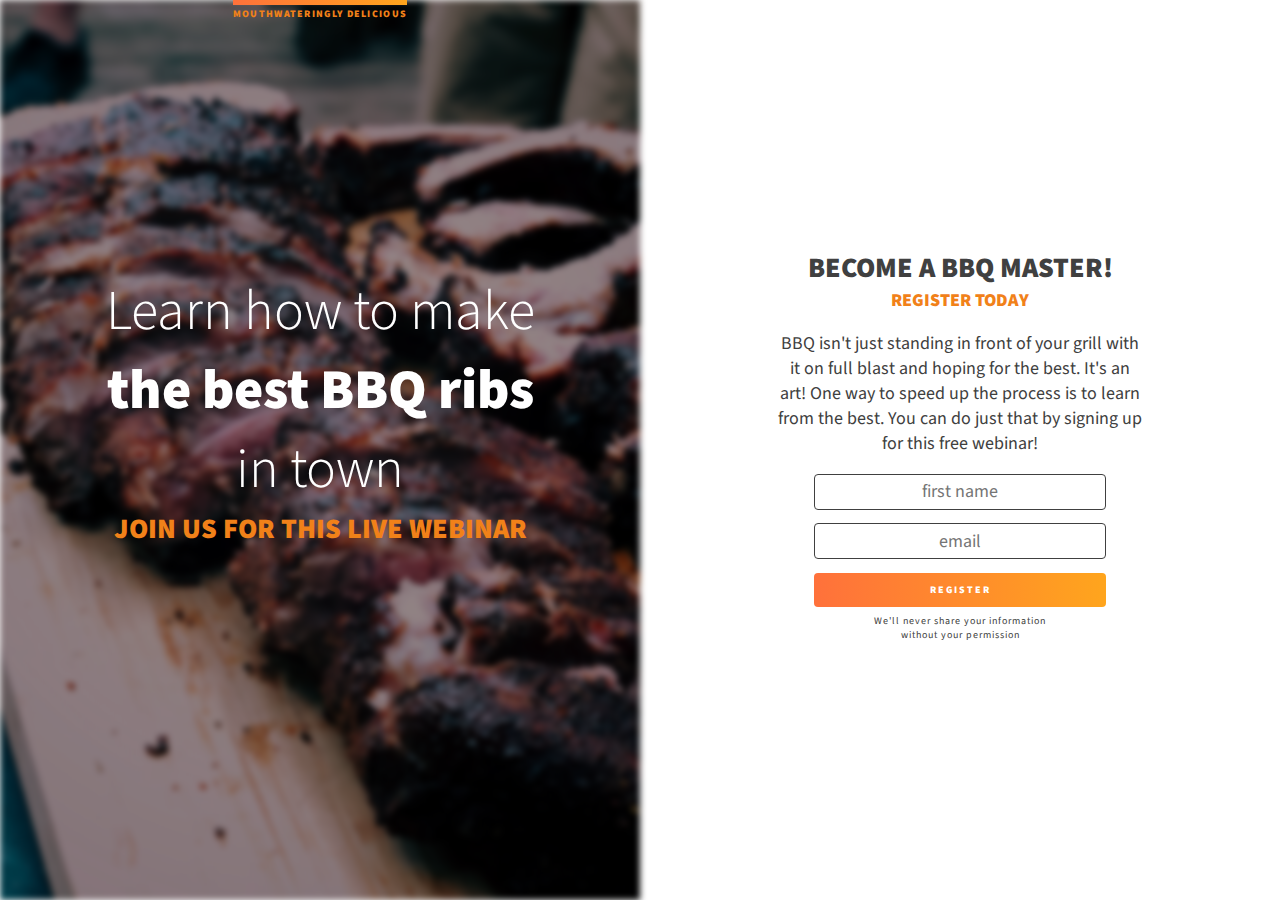
<file: bbq_splash_style/index.html>
<!DOCTYPE html>
<html lang="en">
<head>
  <meta charset="UTF-8">
  <meta http-equiv="X-UA-Compatible" content="IE=edge">
  <meta name="viewport" content="width=device-width, initial-scale=1.0">
  <meta name="author" content="Tristan Graaff">
  <link rel="preconnect" href="https://fonts.gstatic.com">
  <link href="https://fonts.googleapis.com/css2?family=Source+Sans+Pro:wght@300;400;900&display=swap" rel="stylesheet">
  <link rel="stylesheet" href="styles.css">
  <title>BBQ</title>
</head>
<body>
  <div class="intro">
    <div class="bg-image"></div>
    <div class="intro-content">
      <h1>Learn how to make <br> <strong>the best BBQ ribs</strong> <br> in town</h1>
      <p>Join us for this live webinar</p>
      <p class="top-text">Mouthwateringly delicious</p>
    </div>
  </div>
  <div class="main-content">
    <h2>Become a BBQ master! </h2>
    <p>Register Today</p>
    <p>BBQ isn't just standing in front of your grill with it on full blast and hoping for the best. It's an art! 
      One way to speed up the process is to learn from the best. You can do just that by signing up for this free 
      webinar!</p>
    <form class= "email-collector" action="#" method="post">
      <input aria-label="first name" type="text" placeholder="first name" required>
      <br>
      <input aria-label="email" type="email" placeholder="email" required>
      <br>
      <button class="btn btn-primary" type="submit">Register</button>
    </form>
    <p class="disclaimer-text">We'll never share your information without your permission</p>
  </div>
</body>
</html>
</file>
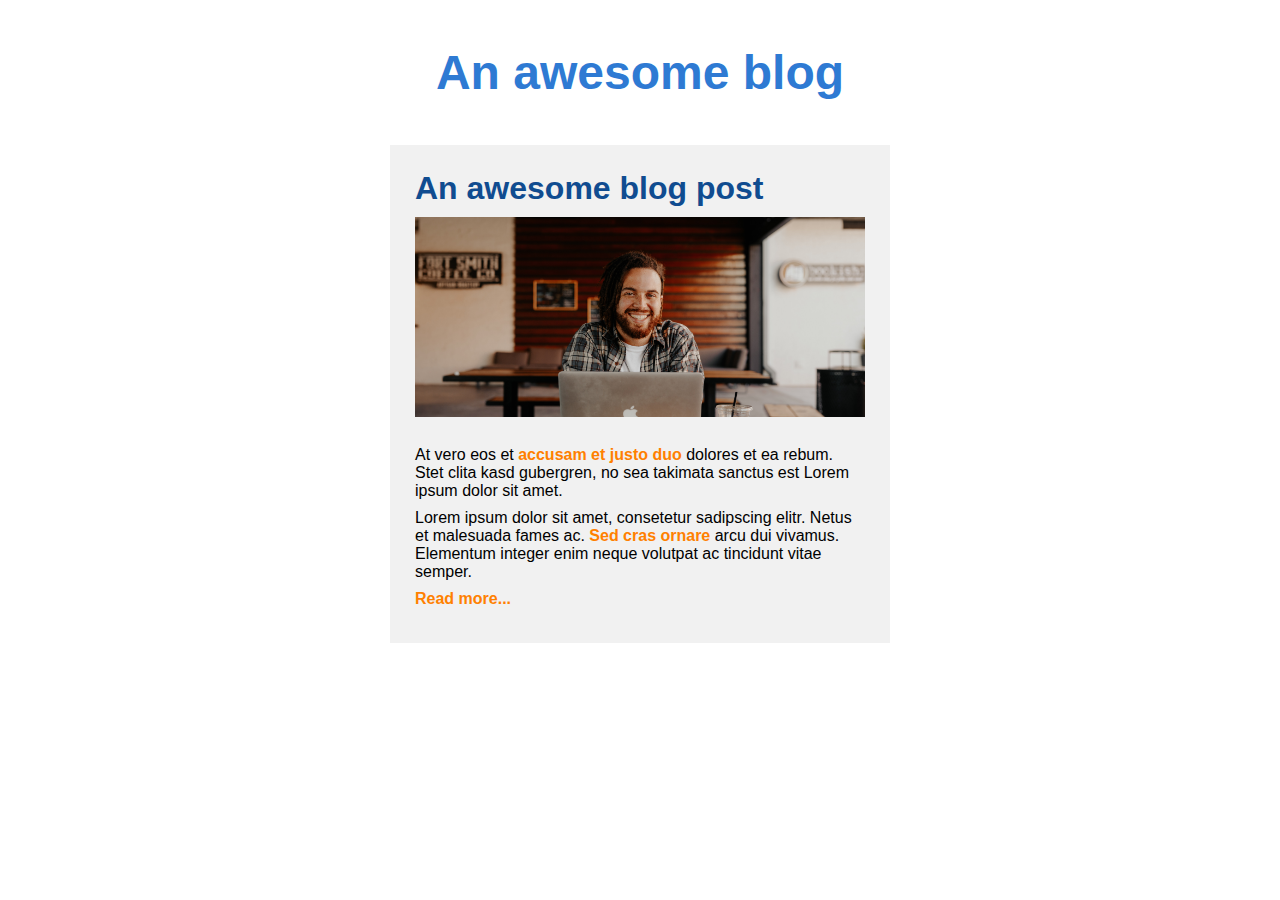
<file: css_fundamentals/index.html>
<!DOCTYPE html>
<html lang="en">
<head>
  <meta charset="UTF-8">
  <meta http-equiv="X-UA-Compatible" content="IE=edge">
  <meta name="viewport" content="width=device-width, initial-scale=1.0">
  <link rel="stylesheet" href="index.css">
  <title>Blog</title>
</head>
<body>
  <h1>An awesome blog</h1>
  <div class="blog">
    <h2>An awesome blog post</h2>
    <img src="brooke-cagle-ICTKcvnXx_8-unsplash.jpg" alt="A random practise image">
    <p>At vero eos et <a href="#">accusam et justo duo</a> dolores et ea rebum. Stet clita kasd gubergren, 
    no sea takimata sanctus est Lorem ipsum dolor sit amet.</p>
    <p>Lorem ipsum dolor sit amet, consetetur sadipscing elitr. Netus et malesuada fames ac.
    <a href="#">Sed cras ornare</a> arcu dui vivamus. Elementum integer enim neque volutpat ac tincidunt vitae semper.</p>
    <p class="read-more"><a href="#">Read more...</a></p>
  </div> 
</body>
</html>
</file>
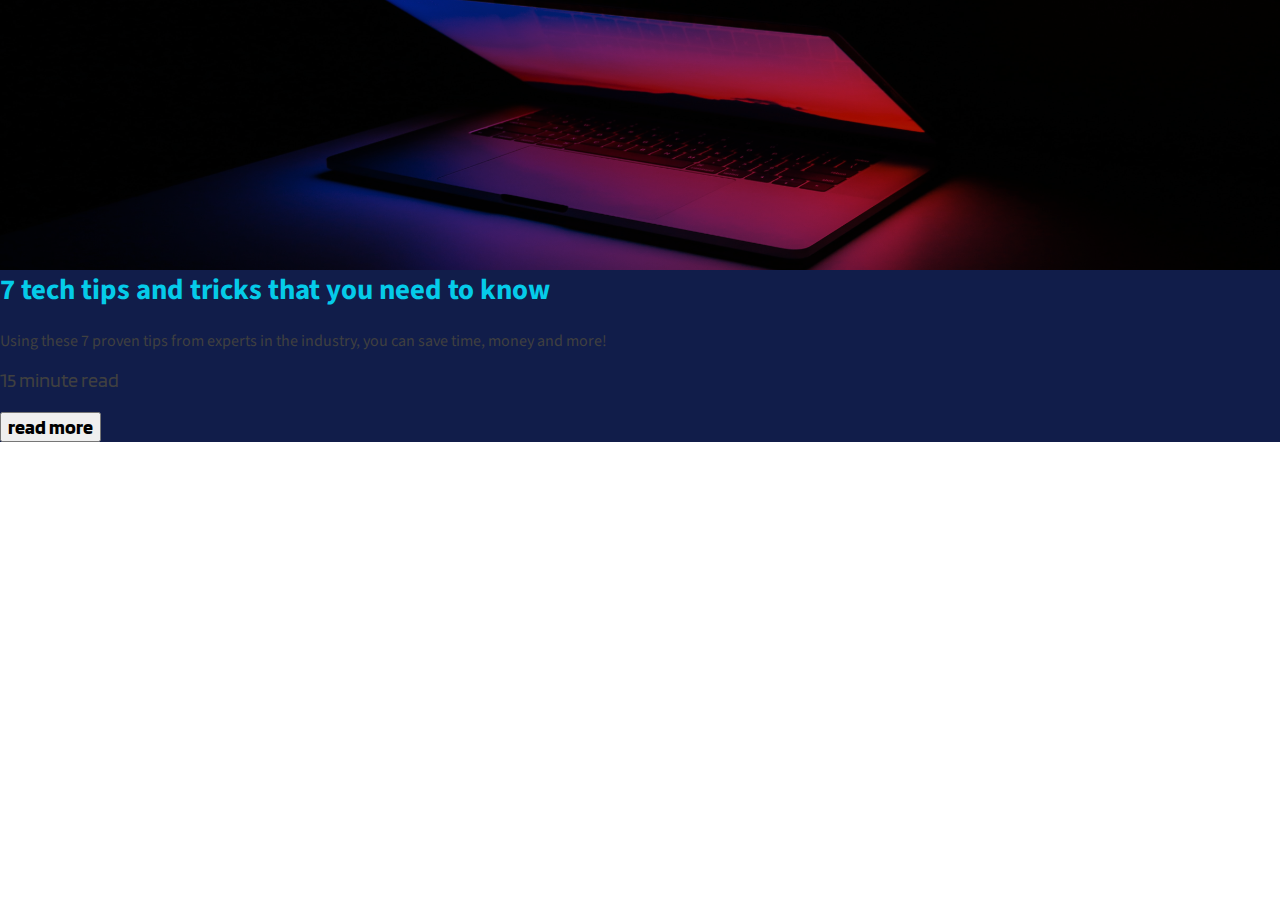
<file: flexbox_next_level/index.html>
<!DOCTYPE html>
<html lang="en">
<head>
  <meta charset="UTF-8">
  <meta http-equiv="X-UA-Compatible" content="IE=edge">
  <meta name="viewport" content="width=device-width, initial-scale=1.0">
  <meta name="author" content="Tristan Graaff"/>
  <link rel="preconnect" href="https://fonts.gstatic.com">
  <link href="https://fonts.googleapis.com/css2?family=Blinker:wght@400;700&family=Source+Sans+Pro:wght@400;700&display=swap" rel="stylesheet">
  <link rel="stylesheet" href="styles.css"/>
  <title>7 Tech Tips</title>
</head>
<body>
  <div class="bg-image"></div>
  <main class="main-content">
    <h1 class="title">7 tech tips and tricks that you need to know</h1>
    <p class="title-explanation">Using these 7 proven tips from experts in the industry, you can save time, money and more!</p>
    <p class="read-info">15 minute read</p>
    <button class="btn">read more</button>
  </main>
</body>
</html>
</file>
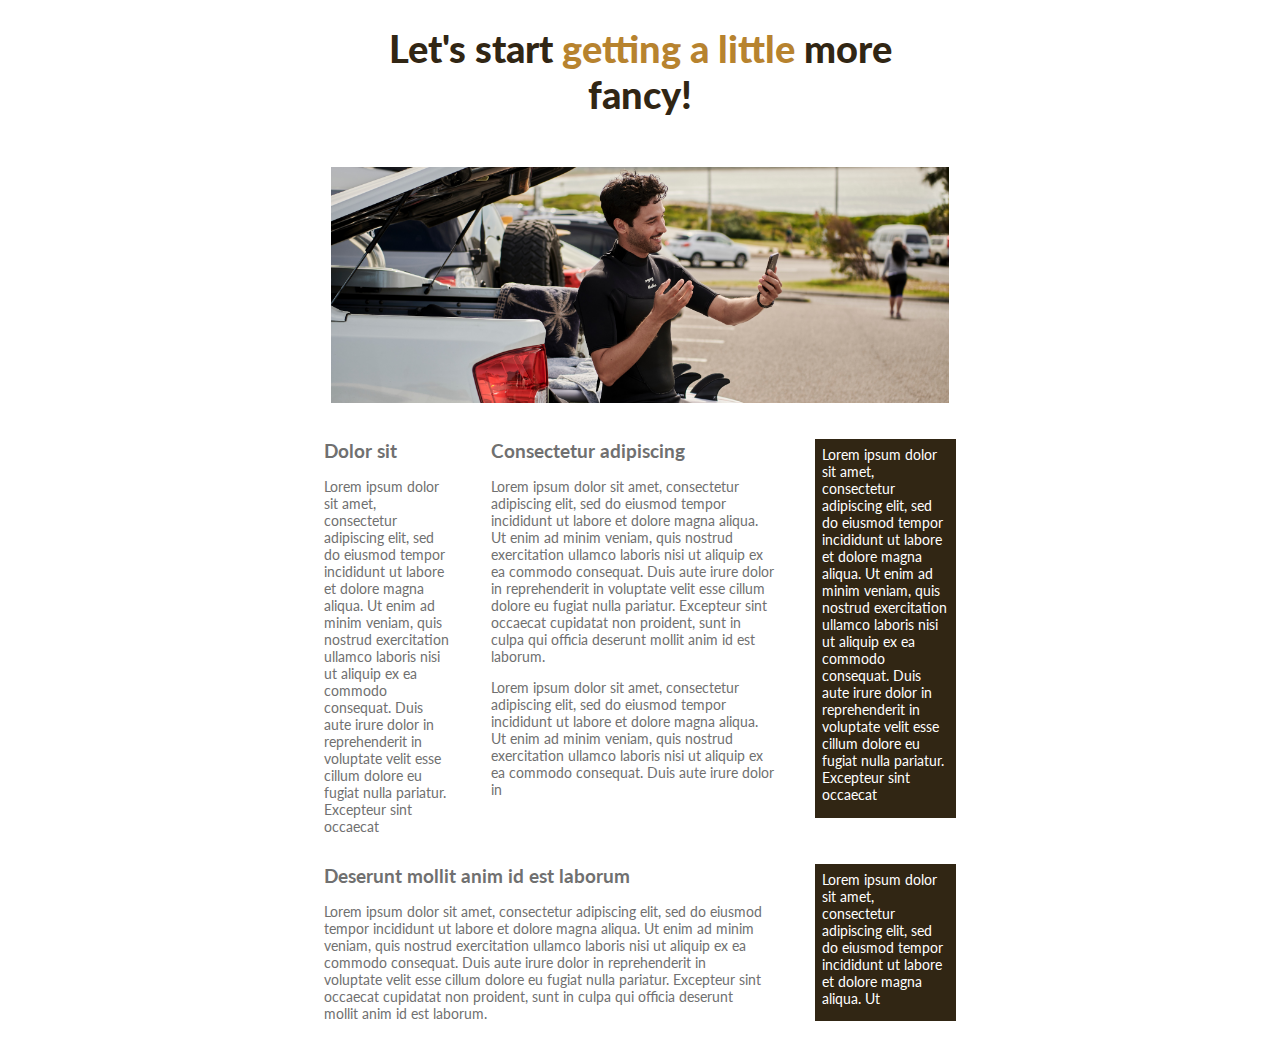
<file: flexbox_refresher/index.html>
<!DOCTYPE html>
<html lang="en">
<head>
  <meta charset="UTF-8">
  <meta http-equiv="X-UA-Compatible" content="IE=edge">
  <meta name="viewport" content="width=device-width, initial-scale=1.0">
  <link rel="preconnect" href="https://fonts.gstatic.com">
  <link href="https://fonts.googleapis.com/css2?family=Lato:wght@400;700;900&display=swap" rel="stylesheet">
  <link rel="stylesheet" href="index.css">
  <title>Flexbox refresher</title>
</head>
<body>
  <div class="container">
    <div class="h1-container">
      <h1>Let's start <span>getting a little</span> more fancy!</h1>
    </div>
    <img src="docusign-e4lD50CCekA-unsplash.jpg" alt="Some guy">
    <div class="rows">
      <div class="col first-col">
        <h2>Dolor sit</h2>
        <p>
          Lorem ipsum dolor sit amet, consectetur adipiscing elit, sed do eiusmod tempor incididunt ut labore et dolore
          magna aliqua. Ut enim ad minim veniam, quis nostrud exercitation ullamco laboris nisi ut aliquip ex ea commodo consequat.
          Duis aute irure dolor in reprehenderit in voluptate velit esse cillum dolore eu fugiat nulla pariatur.
          Excepteur sint occaecat
        </p>
      </div>
      <div class="col middle-col">
        <h2>Consectetur adipiscing</h2>
        <p>
          Lorem ipsum dolor sit amet, consectetur adipiscing elit, sed do eiusmod tempor incididunt ut labore et dolore
          magna aliqua. Ut enim ad minim veniam, quis nostrud exercitation ullamco laboris nisi ut aliquip ex ea commodo consequat. 
          Duis aute irure dolor in reprehenderit in voluptate velit esse cillum dolore eu fugiat nulla pariatur. Excepteur sint occaecat 
          cupidatat non proident, sunt in culpa qui officia deserunt mollit anim id est laborum.
        </p>
        <p>
          Lorem ipsum dolor sit amet, consectetur adipiscing elit, sed do eiusmod tempor incididunt ut labore et dolore magna aliqua. 
          Ut enim ad minim veniam, quis nostrud exercitation ullamco laboris nisi ut aliquip ex ea commodo consequat. Duis aute irure 
          dolor in 
        </p>
      </div>
      <div class="col last-col">
        <p class="white-text">
          Lorem ipsum dolor sit amet, consectetur adipiscing elit, sed do eiusmod tempor incididunt ut labore et dolore magna aliqua. 
          Ut enim ad minim veniam, quis nostrud exercitation ullamco laboris nisi ut aliquip ex ea commodo consequat. Duis aute irure 
          dolor in reprehenderit in voluptate velit esse cillum dolore eu fugiat nulla pariatur. Excepteur sint occaecat
        </p>
      </div>
    </div>
    <div class="rows">
      <div class="col big-col">
        <h2>Deserunt mollit anim id est laborum</h2>
        <p>
          Lorem ipsum dolor sit amet, consectetur adipiscing elit, sed do eiusmod tempor incididunt ut labore et dolore magna aliqua. 
          Ut enim ad minim veniam, quis nostrud exercitation ullamco laboris nisi ut aliquip ex ea commodo consequat. Duis aute irure dolor 
          in reprehenderit in voluptate velit esse cillum dolore eu fugiat nulla pariatur. Excepteur sint occaecat cupidatat non proident, 
          sunt in culpa qui officia deserunt mollit anim id est laborum.
        </p>
      </div>
      <div class="col last-col">
        <p class="white-text">
          Lorem ipsum dolor sit amet, consectetur adipiscing elit, sed do eiusmod tempor incididunt ut labore et dolore magna aliqua. Ut
        </p>
      </div>
    </div>
  </div>
</body>
</html>
</file>
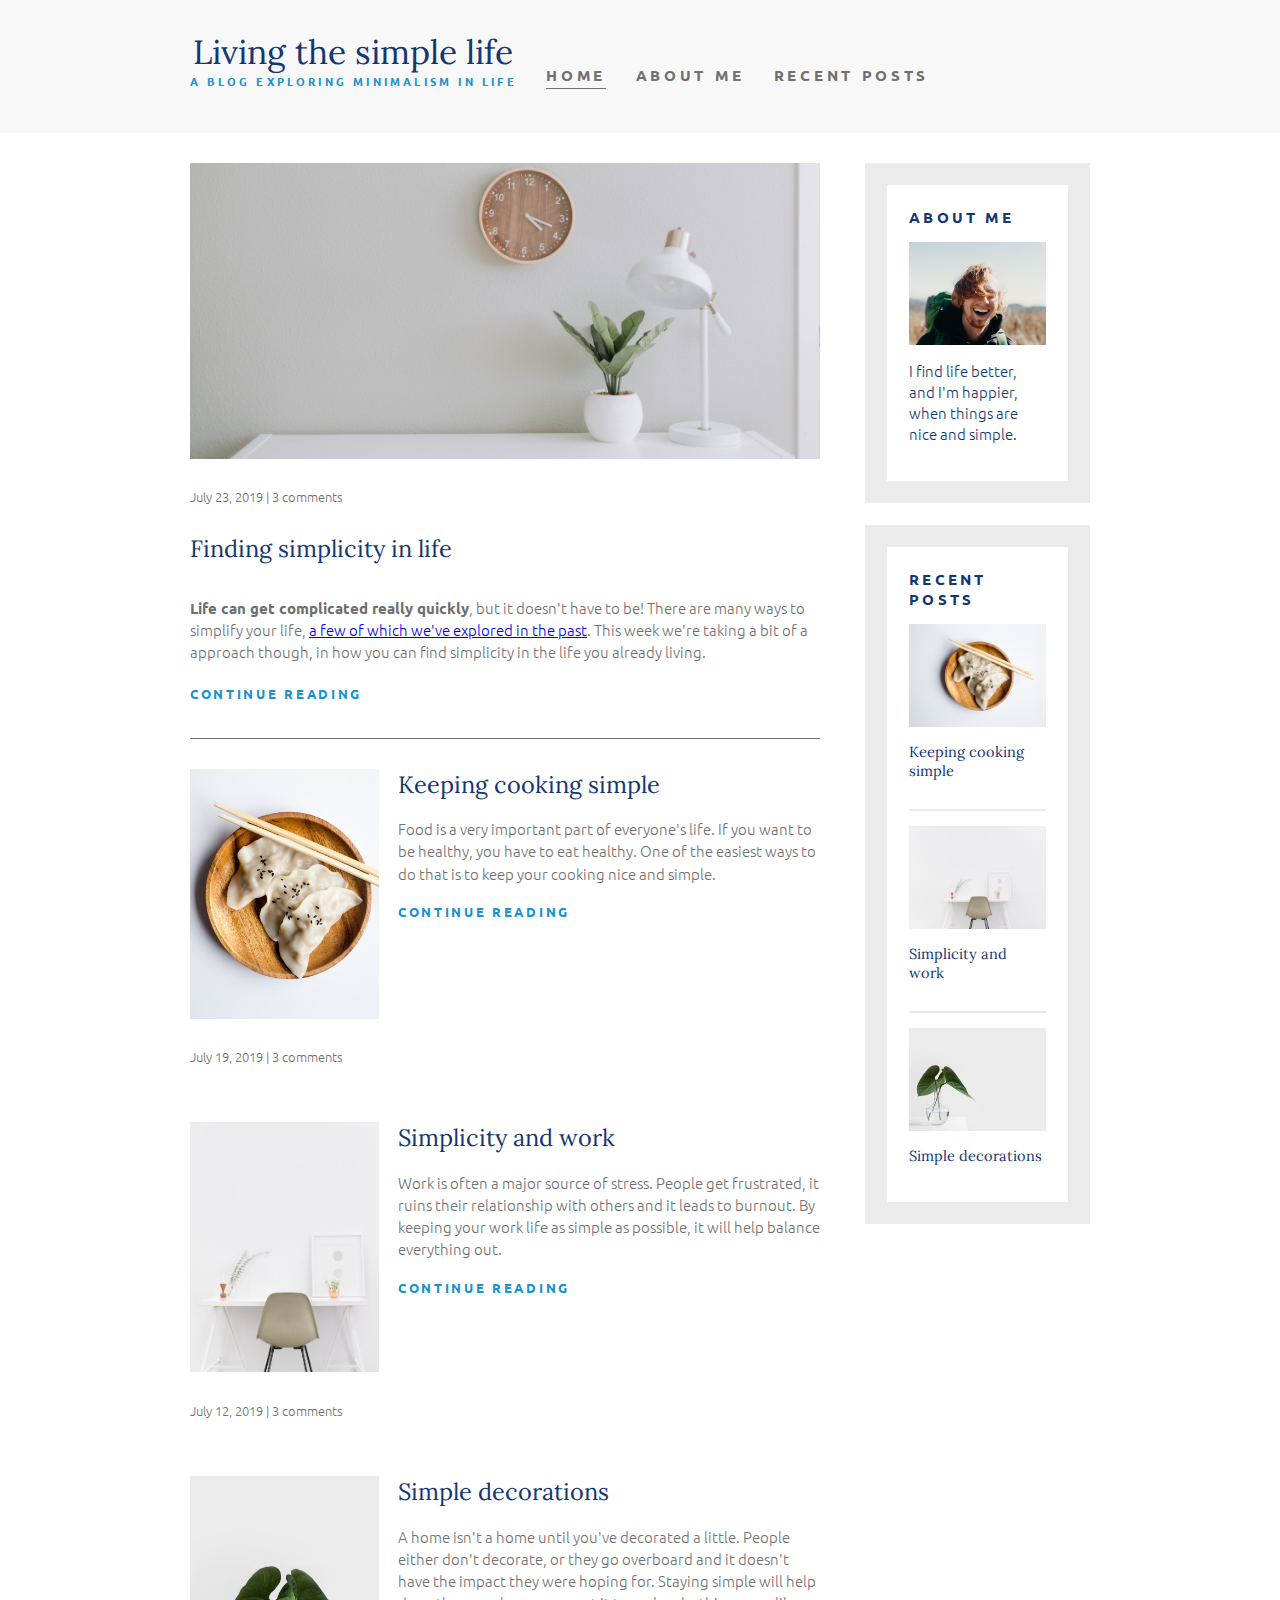
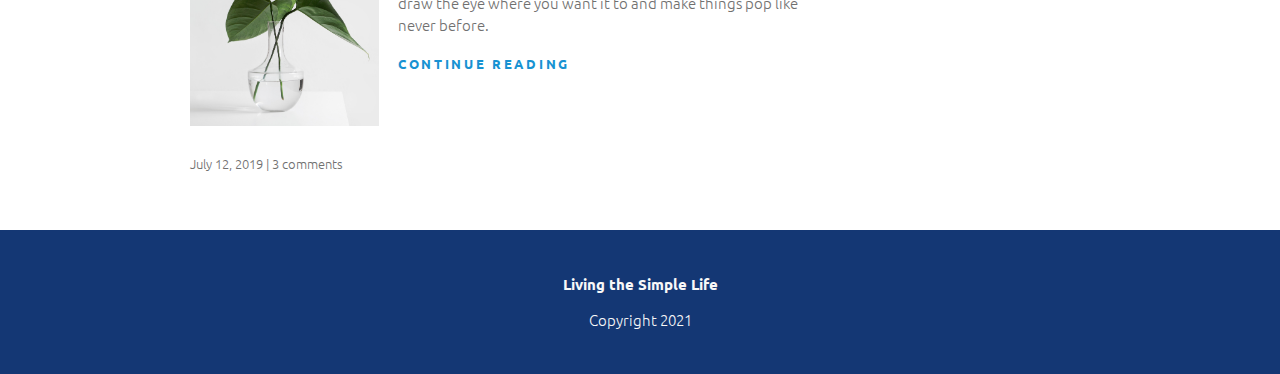
<file: homepage/index.html>
<!DOCTYPE html>
<html lang="en">
<head>
  <meta charset="UTF-8">
  <meta http-equiv="X-UA-Compatible" content="IE=edge">
  <meta name="viewport" content="width=device-width, initial-scale=1.0">
  <link rel="preconnect" href="https://fonts.gstatic.com">
  <link href="https://fonts.googleapis.com/css2?family=Lora&family=Ubuntu:wght@300;700&display=swap" rel="stylesheet">
  <link rel="stylesheet" href="index.css">
  <title>Document</title>
</head>
<body>
  <header>
    <div class="container container-nav">
      <div class="site-title">
        <h1>Living the simple life</h1>
        <p class="subtitle">a blog exploring minimalism in life</p>
      </div>
      <nav>
        <ul>
          <li><a href="index.html" class="current-page">home</a></li>
          <li><a href="#">about me</a></li>
          <li><a href="#">recent posts</a></li>
        </ul>
      </nav>
    </div>
  </header>

  <div class="container container-main-aside">

    <main role="main">

      <article class="article-featured">
        <h2 class="article-title">Finding simplicity in life</h2>
        <img class="article-img article-featured-img" src="images/desk.jpg" alt="a minimalistically styled desk">
        <p class="article-info">July 23, 2019 | 3 comments</p>
        <p class="article-body"><span>Life can get complicated really quickly</span>, but it doesn't have to be! There are many ways to
          simplify your life, <a href="#">a few of which we've explored in the past</a>. This week we're taking a bit of a approach though, in how 
          you can find simplicity in the life you already living.</p>
        <a class="article-read-more" href="#">continue reading</a>
      </article>

      <article class="article-recent art-cooking">
        <div class="article-recent-main">
          <h2 class="article-title">Keeping cooking simple</h2>
          <p class="article-body">Food is a very important part of everyone's life. If you want to be healthy, you have to eat healthy. 
            One of the easiest ways to do that is to keep your cooking nice and simple.</p>
          <a class="article-read-more" href="#">continue reading</a>
        </div>
        <div class="article-recent-secondary">
          <img class="article-img" src="images/food.jpg" alt="a sushi dish">
          <p class="article-info">July 19, 2019 | 3 comments</p>
        </div>
      </article>

      <article class="article-recent art-work">
        <div class="article-recent-main">
          <h2 class="article-title">Simplicity and work</h2>
          <p class="article-body">Work is often a major source of stress. People get frustrated, it ruins their relationship with others 
            and it leads to burnout. By keeping your work life as simple as possible, it will help balance everything out.</p>
          <a class="article-read-more" href="#">continue reading</a>
        </div>
        <div class="article-recent-secondary">
          <img class="article-img" src="images/chair.jpg" alt="a minimalistically styled desk with chair">
          <p class="article-info">July 12, 2019 | 3 comments</p>
        </div>
      </article>

      <article class="article-recent art-deco">
        <div class="article-recent-main">
          <h2 class="article-title">Simple decorations</h2>
          <p class="article-body">A home isn't a home until you've decorated a little. People either don't decorate, or they go 
            overboard and it doesn't have the impact they were hoping for. Staying simple will help draw the eye where you want it 
            to and make things pop like never before.</p>
          <a class="article-read-more" href="#">continue reading</a>
        </div>
        <div class="article-recent-secondary">
          <img class="article-img article-img-plant" src="images/plant.jpg" alt="a plant in a bowl">
          <p class="article-info">July 12, 2019 | 3 comments</p>
        </div>
      </article>

    </main>
    <aside class="sidebar">

      <div class="sidebar-widget">
        <h2 class="widget-title">ABOUT ME</h2>
        <img class="widget-img" src="images/about_me.jpg" alt="a smiling man">
        <p class="widget-body">I find life better, and I'm happier, when things are nice and simple.</p>
      </div>

      <div class="sidebar-widget">
        <h2 class="widget-title">RECENT POSTS</h2>
        <div class="widget-recent-post">
          <h3 class="widget-recent-post-title">Keeping cooking simple</h3>
          <img class="widget-img" src="images/food.jpg" alt="a sushi dish">
        </div>
        <div class="widget-recent-post">
          <h3 class="widget-recent-post-title">Simplicity and work</h3>
          <img class="widget-img" src="images/chair.jpg" alt="a minimalistically styled desk with chair">
        </div>
        <div class="widget-recent-post">
          <h3 class="widget-recent-post-title">Simple decorations</h3>
          <img class="widget-img" src="images/plant.jpg" alt="a plant in a bowl">
        </div>
      </div>

    </aside>
  </div>
  <footer>
    <p class="footer-title">Living the Simple Life</p>
    <p class="footer-copyright">Copyright 2021</p>
  </footer>
</body>
</html>
</file>
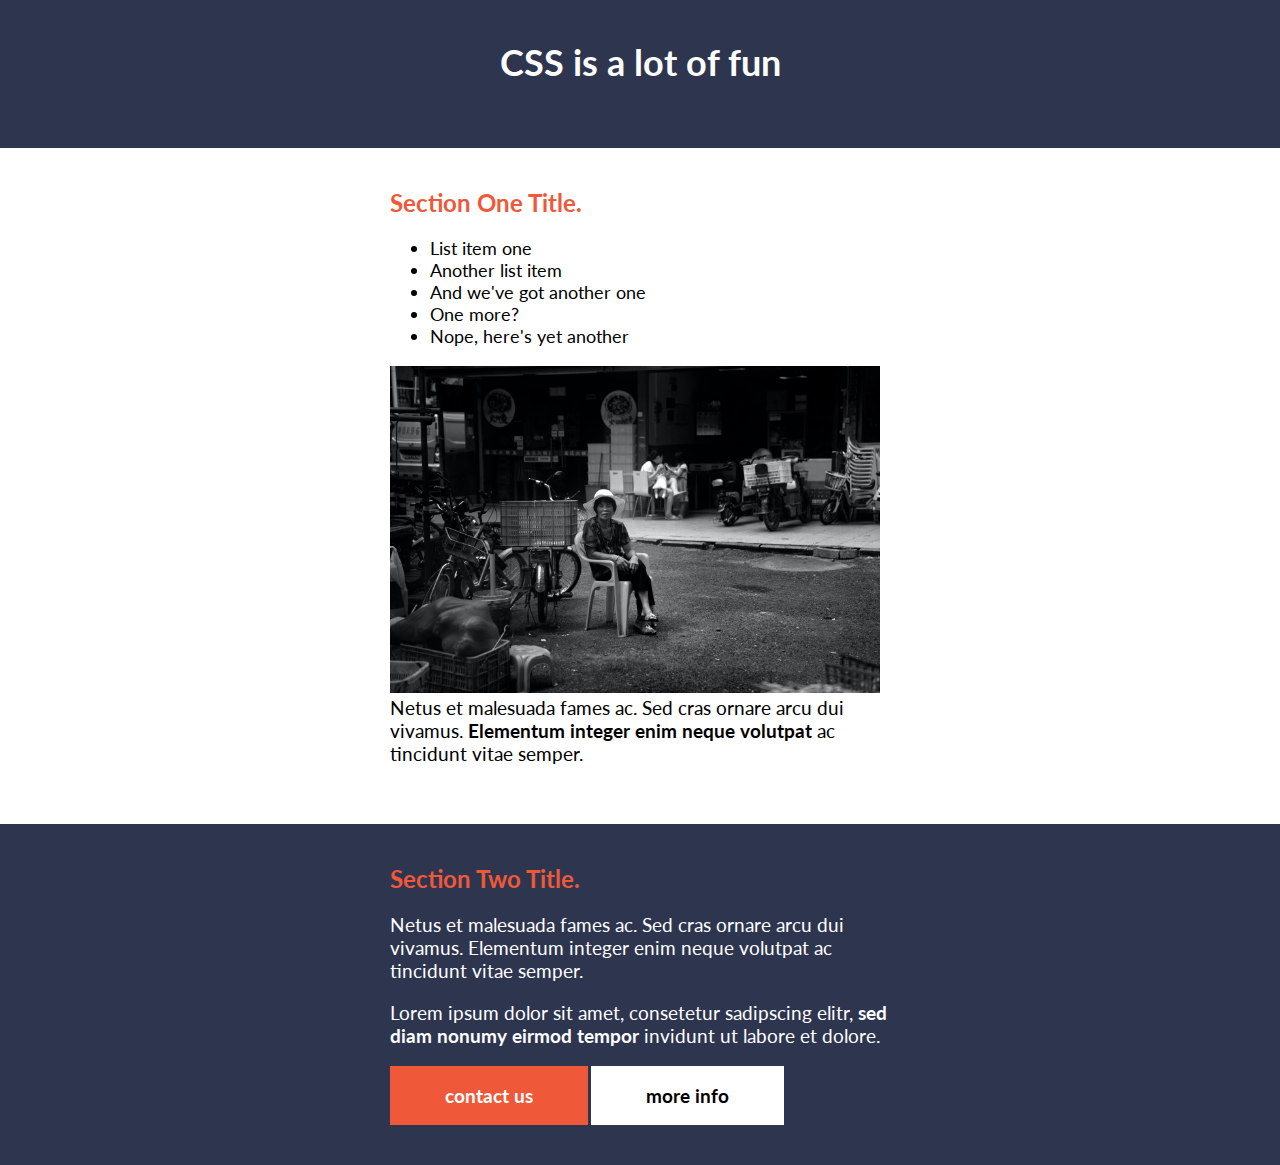
<file: putting_it_all_together/index.html>
<!DOCTYPE html>
<html lang="en">
<head>
  <meta charset="UTF-8">
  <meta http-equiv="X-UA-Compatible" content="IE=edge">
  <meta name="viewport" content="width=device-width, initial-scale=1.0">
  <link rel="preconnect" href="https://fonts.gstatic.com">
  <link href="https://fonts.googleapis.com/css2?family=Lato:wght@400;700&display=swap" rel="stylesheet">
  <link rel="stylesheet" href="index.css">
  <title>Putting it all together</title>
</head>
<body>
  <header>
    <div class="container">
      <h1>CSS is a lot of fun</h1>
    </div>
  </header>
  <section class="section-one">
    <div class="container">
      <h2>Section One Title.</h2>
      <ul>
        <li>List item one</li>
        <li>Another list item</li>
        <li>And we've got another one</li>
        <li>One more?</li>
        <li>Nope, here's yet another</li>
      </ul>
      <img src="zecheng-zhao-5V4dDD7Bo5I-unsplash.jpg" alt="An Asian lady">
      <p>Netus et malesuada fames ac. Sed cras ornare arcu dui vivamus. <strong>Elementum integer enim neque volutpat</strong> ac tincidunt vitae semper.</p>
    </div>
  </section>
    <section class="section-two">
      <div class="container">
        <h2>Section Two Title.</h2>
        <p>Netus et malesuada fames ac. Sed cras ornare arcu dui vivamus. Elementum integer enim neque volutpat ac tincidunt vitae semper.</p>
        <p>Lorem ipsum dolor sit amet, consetetur sadipscing elitr, <strong>sed diam nonumy eirmod tempor</strong> invidunt ut labore et dolore. </p>
        <a class="btn contact-us-btn" href="#">contact us</a>
        <a class="btn more-info-btn" href="#">more info</a>
      </div>
    </section>
</body>
</html>
</file>
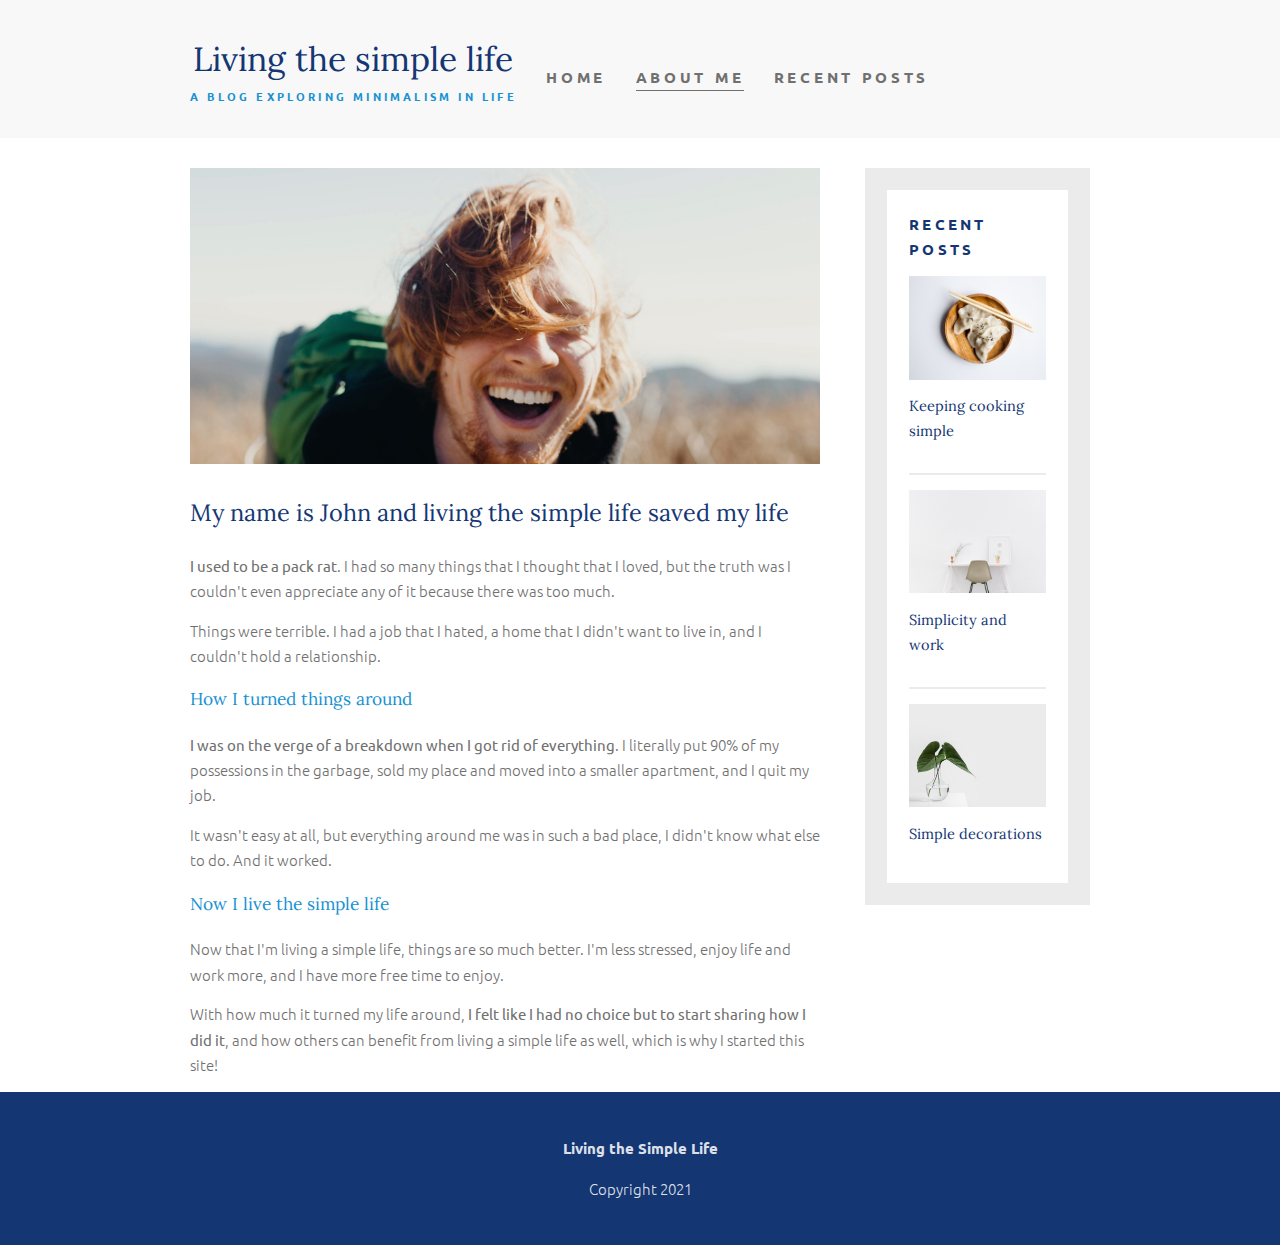
<file: homepage/about-me.html>
<!DOCTYPE html>
<html lang="en">
<head>
  <meta charset="UTF-8">
  <meta http-equiv="X-UA-Compatible" content="IE=edge">
  <meta name="viewport" content="width=device-width, initial-scale=1.0">
  <meta name="author" content="Tristan Graaff">
  <link rel="preconnect" href="https://fonts.gstatic.com">
  <link href="https://fonts.googleapis.com/css2?family=Lora&family=Ubuntu:wght@300;700&display=swap" rel="stylesheet">
  <link rel="stylesheet" href="styles.css">
  <title>Living the simple life</title>
</head>
<body>
  <header>
    <div class="container container-nav">
      <div class="site-title">
        <h1>Living the simple life</h1>
        <p class="subtitle">a blog exploring minimalism in life</p>
      </div>
      <nav>
        <ul>
          <li><a href="index.html">home</a></li>
          <li><a href="about-me.html" class="current-page">about me</a></li>
          <li><a href="recent-posts.html">recent posts</a></li>
        </ul>
      </nav>
    </div>
  </header>

  <div class="container container-main-aside">

    <main role="main">
      <img src="images/about_me.jpg" class="img-full" alt="a smiling man">
      <h2>My name is John and living the simple life saved my life</h2>

      <p><strong>I used to be a pack rat</strong>. I had so many things that I thought that I loved, but the truth was I 
        couldn't even appreciate any of it because there was too much.</p>
      <p>Things were terrible. I had a job that I hated, a home that I didn't want to live in, and I couldn't hold a 
        relationship.</p>

      <h3>How I turned things around</h3>
      <p><strong>I was on the verge of a breakdown when I got rid of everything</strong>. I literally put 90% of my 
        possessions in the garbage, sold my place and moved into a smaller apartment, and I quit my job.</p>
      <p>It wasn't easy at all, but everything around me was in such a bad place, I didn't know what else to do. 
        And it worked.</p>

      <h3>Now I live the simple life</h3>
      <p>Now that I'm living a simple life, things are so much better. I'm less stressed, enjoy life and work more, 
        and I have more free time to enjoy.</p>
      <p>With how much it turned my life around, <strong>I felt like I had no choice but to start sharing how I did 
        it</strong>, and how others can benefit from living a simple life as well, which is why I started this site!</p>
    </main>

    <aside class="sidebar">

      <div class="sidebar-widget">
        <h2 class="widget-title">RECENT POSTS</h2>
        <div class="widget-recent-post">
          <h3 class="widget-recent-post-title">Keeping cooking simple</h3>
          <img class="widget-img" src="images/food.jpg" alt="a sushi dish">
        </div>
        <div class="widget-recent-post">
          <h3 class="widget-recent-post-title">Simplicity and work</h3>
          <img class="widget-img" src="images/chair.jpg" alt="a minimalistically styled desk with chair">
        </div>
        <div class="widget-recent-post">
          <h3 class="widget-recent-post-title">Simple decorations</h3>
          <img class="widget-img" src="images/plant.jpg" alt="a plant in a bowl">
        </div>
      </div>

    </aside>
  </div>
  <footer>
    <p class="footer-title">Living the Simple Life</p>
    <p class="footer-copyright">Copyright 2021</p>
  </footer>
</body>
</html>
</file>
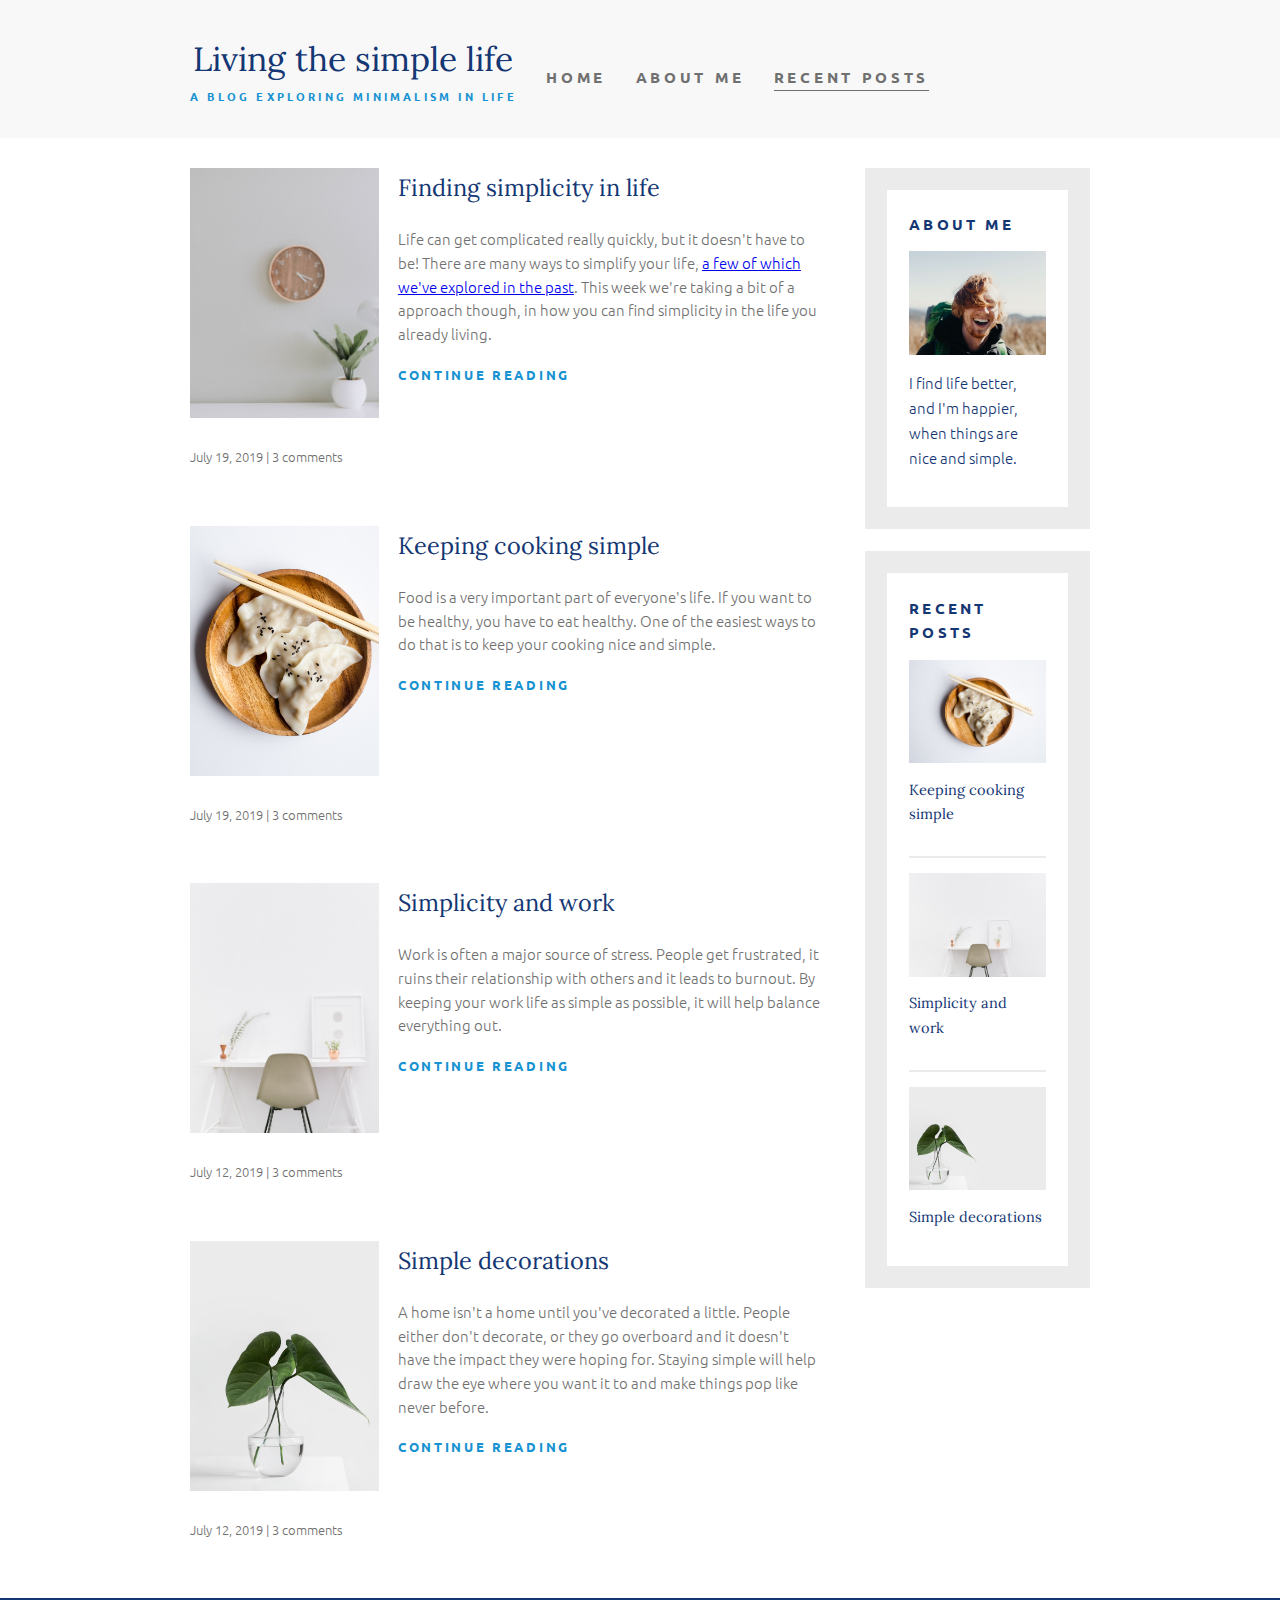
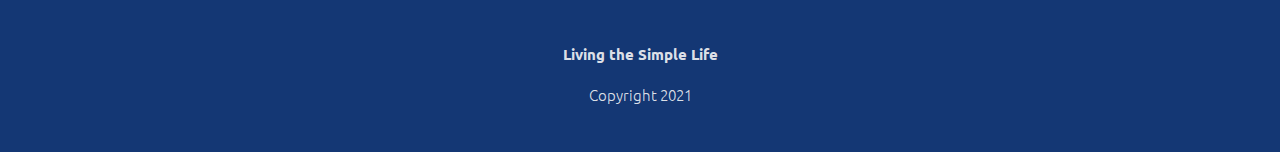
<file: homepage/recent-posts.html>
<!DOCTYPE html>
<html lang="en">
<head>
  <meta charset="UTF-8">
  <meta http-equiv="X-UA-Compatible" content="IE=edge">
  <meta name="viewport" content="width=device-width, initial-scale=1.0">
  <meta name="author" content="Tristan Graaff">
  <link rel="preconnect" href="https://fonts.gstatic.com">
  <link href="https://fonts.googleapis.com/css2?family=Lora&family=Ubuntu:wght@300;700&display=swap" rel="stylesheet">
  <link rel="stylesheet" href="styles.css">
  <title>Living the simple life</title>
</head>
<body>
  <header>
    <div class="container container-nav">
      <div class="site-title">
        <h1>Living the simple life</h1>
        <p class="subtitle">a blog exploring minimalism in life</p>
      </div>
      <nav>
        <ul>
          <li><a href="index.html">home</a></li>
          <li><a href="about-me.html">about me</a></li>
          <li><a href="recent-posts.html" class="current-page">recent posts</a></li>
        </ul>
      </nav>
    </div>
  </header>

  <div class="container container-main-aside">

    <main role="main">

      <article class="article-recent art-cooking">
        <div class="article-recent-main">
          <h2 class="article-title">Finding simplicity in life</h2>
          <p class="article-body">Life can get complicated really quickly, but it doesn't have to be! There are many ways to
            simplify your life, <a href="#">a few of which we've explored in the past</a>. This week we're taking a bit of a approach though, in how 
            you can find simplicity in the life you already living.</p>
          <a class="article-read-more" href="#">continue reading</a>
        </div>
        <div class="article-recent-secondary">
          <img class="article-img" src="images/desk.jpg" alt="a minimalistically styled desk">
          <p class="article-info">July 19, 2019 | 3 comments</p>
        </div>
      </article>

      <article class="article-recent art-cooking">
        <div class="article-recent-main">
          <h2 class="article-title">Keeping cooking simple</h2>
          <p class="article-body">Food is a very important part of everyone's life. If you want to be healthy, you have to eat healthy. 
            One of the easiest ways to do that is to keep your cooking nice and simple.</p>
          <a class="article-read-more" href="#">continue reading</a>
        </div>
        <div class="article-recent-secondary">
          <img class="article-img" src="images/food.jpg" alt="a sushi dish">
          <p class="article-info">July 19, 2019 | 3 comments</p>
        </div>
      </article>

      <article class="article-recent art-work">
        <div class="article-recent-main">
          <h2 class="article-title">Simplicity and work</h2>
          <p class="article-body">Work is often a major source of stress. People get frustrated, it ruins their relationship with others 
            and it leads to burnout. By keeping your work life as simple as possible, it will help balance everything out.</p>
          <a class="article-read-more" href="#">continue reading</a>
        </div>
        <div class="article-recent-secondary">
          <img class="article-img" src="images/chair.jpg" alt="a minimalistically styled desk with chair">
          <p class="article-info">July 12, 2019 | 3 comments</p>
        </div>
      </article>

      <article class="article-recent art-deco">
        <div class="article-recent-main">
          <h2 class="article-title">Simple decorations</h2>
          <p class="article-body">A home isn't a home until you've decorated a little. People either don't decorate, or they go 
            overboard and it doesn't have the impact they were hoping for. Staying simple will help draw the eye where you want it 
            to and make things pop like never before.</p>
          <a class="article-read-more" href="#">continue reading</a>
        </div>
        <div class="article-recent-secondary">
          <img class="article-img article-img-plant" src="images/plant.jpg" alt="a plant in a bowl">
          <p class="article-info">July 12, 2019 | 3 comments</p>
        </div>
      </article>

    </main>
    <aside class="sidebar">

      <div class="sidebar-widget">
        <h2 class="widget-title">ABOUT ME</h2>
        <img class="widget-img" src="images/about_me.jpg" alt="a smiling man">
        <p class="widget-body">I find life better, and I'm happier, when things are nice and simple.</p>
      </div>

      <div class="sidebar-widget">
        <h2 class="widget-title">RECENT POSTS</h2>
        <div class="widget-recent-post">
          <h3 class="widget-recent-post-title">Keeping cooking simple</h3>
          <img class="widget-img" src="images/food.jpg" alt="a sushi dish">
        </div>
        <div class="widget-recent-post">
          <h3 class="widget-recent-post-title">Simplicity and work</h3>
          <img class="widget-img" src="images/chair.jpg" alt="a minimalistically styled desk with chair">
        </div>
        <div class="widget-recent-post">
          <h3 class="widget-recent-post-title">Simple decorations</h3>
          <img class="widget-img" src="images/plant.jpg" alt="a plant in a bowl">
        </div>
      </div>

    </aside>
  </div>
  <footer>
    <p class="footer-title">Living the Simple Life</p>
    <p class="footer-copyright">Copyright 2021</p>
  </footer>
</body>
</html>
</file>
<file: bbq_splash_style/styles.css>
* {
  box-sizing: border-box;
}

body {
  margin: 0;
  font-size: 1rem;
  font-family: 'Source Sans Pro', sans-serif;
  color: #404040;
  text-align: center;
}

/* ===============
Typography
=================*/

h1,
h2,
p {
  margin-top: 0;
}

h1 {
 font-size: 2.25rem;
 font-weight: 300;
 color: #fff;
 margin: 2.6em 0;
}

h1 + p {
  color: #f18119;
  font-weight: 900;
  font-size: 1.3125rem;
  text-transform: uppercase;
  margin: 0;
}

.top-text {
  display: inline-block;
  margin-left: auto;
  margin-right: auto;
  padding-top: .2em;
  color: #f18119;
  font-weight: 900;
  font-size: 0.625rem;
  text-transform: uppercase;
  letter-spacing: 1.3px;
  order: -1;
  border-top: 5px solid #f18119; 
  border-image: linear-gradient(to right,  #ff713b, #ffa51d) 1;
}

h2 {
  font-size: 1.3125rem;
  font-weight: 900;
  text-transform: uppercase;
  margin: 0;
}

h2 + p {
  color: #f18119;
  font-weight: 900; 
  text-transform: uppercase;
}

.disclaimer-text {
  font-size: 0.625rem;
  letter-spacing: 1px;
}

strong {
  font-weight: 900;
}

/* ===============
Intro
=================*/

.intro {
  min-height: 50vh;
  position: relative;
}

.bg-image {
  position: absolute;
  background-image: url(bbq_spareribs.jpg);
  background-position: center;
  background-repeat: no-repeat;
  background-size: cover;
  background-color: rgba(51, 44, 44, .7);
  background-blend-mode: overlay;
  filter: blur(3px);
  width: 100%;
  max-width: 100%;
  min-height: 100%;
  z-index: -1;
}

.intro-content {
  width: 100%;
  max-width: 100%;
  padding: 0 .5em 2em;
  display: flex;
  flex-direction: column;
  max-width: 400px;
  margin-left: auto;
  margin-right: auto;
}

/* ===============
Main content
=================*/

.main-content {
  padding: 2em 1em;
  max-width: 400px;
  margin-left: auto;
  margin-right: auto;
}

/* ===============
Form
=================*/

.email-collector {
  width: 80%;
  max-width: 300px;
  align-items: center;
  margin-left: auto;
  margin-right: auto;
  /* border: 3px solid black; */
}

input,
.btn {
  width: 100%;
  text-align: inherit;
  margin-bottom: .75em;
  border-radius: 4px;
  border: 1px solid #404040;
  font-size: inherit;
  font-family: inherit;
}

input {
  padding: .25em 0;
  transition: transform 250ms;
}

input:focus {
  transform: scale(1.1)
}

.btn {
  padding: 1em 1.5em;
  background-image: linear-gradient(to right, #ff713b, #ffa51d);
  border: 0;
  text-transform: uppercase;
  color: #fff;
  letter-spacing: 2px;
  font-size: .625rem;
  font-weight: 900;
  cursor: pointer;
  transform: scale(1);
  transition: transform 250ms;
}

.btn:hover,
.btn:focus {
  transform: scale(1.1);
}

.disclaimer-text {
  max-width: 200px;
  margin-left: auto;
  margin-right: auto;
}

/* ===============
Media queries
=================*/

@media (min-width: 500px) {
  body {
    font-size: 1.125rem;
    display: flex;
  }

  h1 {
    font-size: 3.5rem;
    margin: 4.3em 0 0;
  }

  h2,
  h1+ p {
    font-size: 1.75rem;
  }

  .intro {
    width: 50%;
    height: auto;
    min-height: 100vh;
  }

  .bg-image {
    background-image: url(bbq_spareribs.jpg);
    background-position: center;
    background-repeat: no-repeat;
    background-size: cover;
    background-color: rgba(51, 44, 44, .7);
    background-blend-mode: overlay;
    filter: blur(3px);
    width: 100%;
    max-width: 100%;
    height: auto;
    min-height: 100%;         
    position:absolute;        
    z-index:-1;              
  }

  .intro-content {
    width: 100%;
    max-width: 450px;
    z-index: 2;
    height: auto;
    padding: 0 .5em 2em;
    display: flex;
    flex-direction: column;
  }

  .main-content {
    padding: 2em 1em;
    width: 50%;
    min-height: 100vh;
    display: flex;
    flex-direction: column;
    justify-content: center;
  }
}
</file>
<file: css_fundamentals/index.css>
body {
  font-family: Arial, Helvetica, sans-serif;
  font-size: 16px;
}

h1, h2, p {
  margin-top: 0;
}

h1 {
  font-size: 48px;
  color: #2E7AD3;
  margin: 45px 0;
  text-align: center;
}

.blog {
  width: 450px;
  background-color: #f1f1f1;
  padding: 25px;
  margin: 0 auto;
}

h2 {
  font-size: 32px;
  color: #104c90;
  margin-bottom: 10px;
}

p {
  margin-bottom: 9px;
}

img {
  height: 200px;
  width: 100%;
  object-fit: cover;
  margin-bottom: 25px;
  margin-top: 0px;
}

a {
  color: #FF8000;
  text-decoration: none;
  font-weight: bold;
}

a:focus,
a:hover {
  text-decoration: underline;
}

.read-more {
  margin-bottom: 10px;
}
</file>
<file: flexbox_next_level/styles.css>
* {
  box-sizing: border-box;
}

body {
  margin: 0;
  font-size: 1rem;
  color: #404040;
  font-family: 'Source Sans Pro', sans-serif;
}

/* ===============
Typography
=================*/

h1,
p {
  margin-top: 0;
}

h1 {
  font-size: 1.8rem;
  color: #05cbe9;
}

.title-explanation {
  color: #404040;
}

.read-info,
.btn {
  font-family: 'Blinker', sans-serif;
  font-size: 1.25rem;
}

.btn {
  font-weight: 700;
}

/* ===============
Layout
=================*/

.bg-image {
  /* background-image: url(laptop.jpg), linear-gradient(to right, #ff713b, #ffa51d); */
  background-image: url(laptop.jpg), linear-gradient(to right, #2235e0, #ff1d1d);
  background-blend-mode: multiply;
  background-position: center;
  background-repeat: no-repeat;
  background-size: cover;
  width: 100%;
  max-width: 100%;
  height: 30vh;
}

.main-content {
  background-color: #111d4a;
}
</file>
<file: flexbox_refresher/index.css>
html {
  font-size: 80%;
}

body {
  font-family: 'Lato', sans-serif;
  font-size: 1.125rem;
  color: #707070;
}

h1, h2, p {
  margin-top: 0;
}

/* Typography */

h1 {
  text-align: center;
  font-size: 3rem;
  font-weight: 900;
  color: #312614;
}

h2 {
  font-size: 1.5rem;
}

.white-text {
  color: #fff;
}

h1 > span {
  color: #B7832F;
}

/* Layout */

.container {
  margin: 0 auto;
  width: 50%;
  max-width: 980px;
}

.h1-container {
  padding: 1.2em;
}

.rows {
  display: flex;
  justify-content: space-between;
  align-items: flex-start;
  margin: 1em 0;
}

.col {
  box-sizing: border-box;
}

.first-col {
width: 20%;
}

.middle-col {
  width: 45%;
}

.last-col {
  width: 20%;
  background: #312614;
  padding: .5em .5em 0 .5em;
  box-sizing: content-box;
}

.big-col {
  width: 70%;
}

img {
  width: 100%;
  height: 250px;
  object-fit: cover;
  display: block;
  box-sizing: border-box;
  margin: 0 auto 2em auto;
  padding: .5em;
}

@media (max-width: 650px) {
  .rows {
    flex-direction: column;
    align-items: center;;
  }

  .first-col, .middle-col, .last-col {
    width: 80%;
  }
}
</file>
<file: homepage/index.css>
html {
  font-size: 70%;
}

body {
  font-family: 'Ubuntu', sans-serif;
  margin: 0;
  font-size: 1.32rem;
  font-weight: 300;
  color: #707070;
}

img {
  max-width: 100%;
  display: block;
}

h1, 
h2,
h3 
p {
  margin-top: 0;
}

/* ===============
Typography
=================*/

h1, 
h2,
h3 {
  font-family: 'Lora', serif;
  font-weight: 400;
  color: #143774;
}

h1 {
  font-size: 3rem;
  margin: 0;
}

h2 {
  font-size: 2.1rem;
}

span {
  font-weight: 700;
}

.subtitle {
  margin: 0;
  color: #1792d2;
  font-size: .95rem;
  letter-spacing: .3em;
  text-transform: uppercase;
  font-weight: 700;
  text-align: center;
}

.article-info {
 font-size: 1.2rem;
 padding-bottom: 1em;
}

.article-body {
  font-size: 1.32rem;
  line-height: 1.5em;
}

.article-read-more {
  font-weight: 700;
  font-size: 1.2rem;
  color: #1792d2;
  letter-spacing: .20em;
  text-transform: uppercase;
  text-decoration: none;
  padding: .5em 0;
}

.article-read-more:hover,
.article-read-more:focus {
  color: #143774;
  text-decoration: underline;
}

.widget-title,
.widget-recent-post-title {
  font-size: 1.3rem;
}

.widget-title {
  font-family: 'Ubuntu', sans-serif;
  font-weight: 700;
  letter-spacing: .22em;
}

.footer-title,
.footer-copyright {
  text-align: center;
  color: #f8f8f8;
}

.footer-title {
  font-weight: 700;
}

/* ===============
Layout
=================*/

header {
  background: #f8f8f8;
  text-align: center;
  margin-bottom: 2em;;
}

footer {
  background: #143774;
  padding: 2em 0;
}

.container {
  width: 90%;
  max-width: 900px;
  margin: 0 auto;
}

.container-nav {
  padding: 2em 0;
  display: flex;
  flex-direction: column;
}

.container-main-aside {
  display: flex;
  flex-direction: column;
  justify-content: space-between;
}

@media (min-width: 675px) {
  .container-main-aside,
  .container-nav {
    flex-direction: row;
  }

  main {
    width: 70%;
  }

  aside {
    width: 25%;
    min-width: 200px;
    margin-left: 1em;
  }
}

/* Navigation */

nav ul {
  display: flex;
  justify-content: center;
  flex-direction: column;
  padding: 0;
  list-style-type: none;
  margin-top: 2em;
}

nav li {
  margin-left: 2em;
  padding: .3em 0;
}

nav a {
  color: #707070;
  letter-spacing: .25em;
  text-transform: uppercase;
  text-decoration: none;
  padding: .25em 0;
  font-weight: 700;          
}

nav a:hover,
nav a:focus {
  color: #1792d2;
}

.current-page {
  border-bottom: 1px solid #707070;
}

.current-page:hover {
  color: #707070;
}

@media (min-width: 675px) {
  nav ul {
    flex-direction: row;
  }
}

/* Articles */ 

.article-featured {
  display: flex;
  flex-direction: column;
  border-bottom: 1px solid #707070;
  padding-bottom: 2em;
  margin-bottom: 2em;
}

.article-recent {
  display: flex;
  flex-direction: column;
  margin-bottom: 2em;
}

.article-recent-main {
  order: 1;
}

.article-title {
  order: 1;
}

.article-body {
  order: 1;
 }

 .article-read-more {
  order: 1;
}

.article-featured-img {
  padding-bottom: 1em;
}


.article-recent-secondary .article-img {
  order: 0;
  padding-bottom: 1em;
 }

 @media (min-width: 675px) {
  .article-recent {
    flex-direction: row;
    justify-content: space-between;
  }

  .article-recent-main {
    width: 67%;
  }

  .article-recent-secondary {
    width: 30%;
  }

  .article-img {
    min-height: 250px;
    object-fit: cover;
  }

  .article-featured-img {
    width: 100%;
    height: 20em;
    object-position: bottom;
  }

  .article-img-plant {
    object-position: left; 
  }

 }

 /* @media (min-width: 500px) {
  .article-recent-main {
      margin-top: -3.5em;
  }

  .article-info {
    text-align: right;
  }
 } */

/* Widgets */

.sidebar-widget {
  border: 1.5em solid #ebebeb;
  margin-bottom: 1.5em;
  padding: 1.5em;
}

.widget-recent-post {
  display: flex;
  flex-direction: column;
  padding-bottom: 1em;
  border-bottom: 2px solid #ebebeb;
  margin-bottom: 1em;
}

.widget-recent-post:last-child {
  border: 0;
  margin: 0;
  padding: 0;
}

.widget-title {
  margin-bottom: 1em;
}

.widget-body {
  color: #143774;
}

.widget-img {
  order: -1;
  width: 100%;
  height: 7em;
  object-fit: cover;
}
</file>
<file: putting_it_all_together/index.css>
html {
  font-size: 12px;
} 
 
 body {
  font-family: 'Lato', sans-serif;
  margin: 0;
}

h1, h2, p {
  margin-top: 0;
}

/* Typography */

h1 {
  text-align: center;
  font-size: 3rem;
  color: #fff;
}

h2 {
  font-size: 2rem;
  color: #ef5839;
}

p, ul, a {
  font-size: 1.6rem;
}

li {
  font-size: 1.5rem;
}

a {
  font-weight: 700;
  text-decoration: none;
}
 a:hover, a:focus {
  text-decoration: underline;
 }

/* Buttons */

 .btn {
  display: inline-block;
  padding: 18px 55px;
 }

 .contact-us-btn {
  background: #ef5839;
  color: #fff;
 }
 
 .more-info-btn {
   background: #fff;
   color: black;
 }

 /* Layout */

 header {
  background: #2e354f;
}

.container {
  width: 40%;
  max-width: 500px;
  margin: 0 auto;
  padding: 40px 0;
}

.section-two {
  color: white;
  background: #2e354f;
}

img {
  width: 98%;
  object-fit: cover;
}
</file>
<file: homepage/styles.css>
html {
  font-size: 70%;
}

body {
  font-family: 'Ubuntu', sans-serif;
  margin: 0;
  font-size: 1.32rem;
  font-weight: 300;
  color: #707070;
  line-height: 1.7;
}

img {
  max-width: 100%;
  display: block;
}

.img-full {
  width: 100%;
  max-height: 20em;
  object-fit: cover;
  margin-bottom: 2em;;
}

h1, 
h2,
h3 
p {
  margin-top: 0;
}

/* ===============
Typography
=================*/

h1, 
h2,
h3 {
  font-family: 'Lora', serif;
  font-weight: 400;
  color: #143774;
}

h1 {
  font-size: 3rem;
  margin: 0;
}

h2 {
  font-size: 2.1rem;
}

h3 {
  color:#1792d2;
}

span {
  font-weight: 700;
}

.subtitle {
  margin: 0;
  color: #1792d2;
  font-size: .95rem;
  letter-spacing: .3em;
  text-transform: uppercase;
  font-weight: 700;
  text-align: center;
}

.article-info {
 font-size: 1.2rem;
 padding-bottom: 1em;
}

.article-body {
  font-size: 1.32rem;
  line-height: 1.6;
}

.article-read-more {
  font-weight: 700;
  font-size: 1.2rem;
  color: #1792d2;
  letter-spacing: .20em;
  text-transform: uppercase;
  text-decoration: none;
  padding: .5em 0;
}

.article-read-more:hover,
.article-read-more:focus {
  color: #143774;
  text-decoration: underline;
}

.widget-title,
.widget-recent-post-title {
  font-size: 1.3rem;
}

.widget-title {
  font-family: 'Ubuntu', sans-serif;
  font-weight: 700;
  letter-spacing: .22em;
}

.footer-title,
.footer-copyright {
  text-align: center;
  color: rgba(248, 248, 248, .9);
}

.footer-title {
  font-weight: 700;
}

/* ===============
Layout
=================*/

header {
  background: #f8f8f8;
  text-align: center;
  margin-bottom: 2em;;
}

footer {
  background: #143774;
  padding: 2em 0;
}

.container {
  width: 90%;
  max-width: 900px;
  margin: 0 auto;
}

.container-nav {
  padding: 2em 0;
  display: flex;
  flex-direction: column;
}

.container-main-aside {
  display: flex;
  flex-direction: column;
  justify-content: space-between;
}

@media (min-width: 675px) {
  .container-main-aside,
  .container-nav {
    flex-direction: row;
  }

  main {
    width: 70%;
  }

  aside {
    width: 25%;
    min-width: 200px;
    margin-left: 1em;
  }
}

/* Navigation */

nav ul {
  display: flex;
  justify-content: center;
  flex-direction: column;
  padding: 0;
  list-style-type: none;
  margin-top: 2em;
}

nav li {
  margin-left: 2em;
  padding: .3em 0;
}

nav a {
  color: #707070;
  letter-spacing: .25em;
  text-transform: uppercase;
  text-decoration: none;
  padding: .25em 0;
  font-weight: 700;          
}

nav a:hover,
nav a:focus {
  color: #1792d2;
}

.current-page {
  border-bottom: 1px solid #707070;
}

.current-page:hover {
  color: #707070;
}

@media (min-width: 675px) {
  nav ul {
    flex-direction: row;
  }
}

/* Articles */ 

.article-featured {
  display: flex;
  flex-direction: column;
  border-bottom: 1px solid #707070;
  padding-bottom: 2em;
  margin-bottom: 2em;
}

.article-recent {
  display: flex;
  flex-direction: column;
  margin-bottom: 2em;
}

.article-recent-main {
  order: 1;
}

.article-title {
  order: 1;
}

.article-body {
  order: 1;
 }

 .article-read-more {
  order: 1;
}

.article-featured-img {
  padding-bottom: 1em;
}


.article-recent-secondary .article-img {
  order: 0;
  padding-bottom: 1em;
 }

 @media (min-width: 675px) {
  .article-recent {
    flex-direction: row;
    justify-content: space-between;
  }

  .article-recent-main {
    width: 67%;
  }

  .article-recent-secondary {
    width: 30%;
  }

  .article-img {
    min-height: 250px;
    object-fit: cover;
  }

  .article-featured-img {
    width: 100%;
    height: 20em;
    object-position: bottom;
  }

  .article-img-plant {
    object-position: left; 
  }

 }

 /* @media (min-width: 500px) {
  .article-recent-main {
      margin-top: -3.5em;
  }

  .article-info {
    text-align: right;
  }
 } */

/* Widgets */

.sidebar-widget {
  border: 1.5em solid #ebebeb;
  margin-bottom: 1.5em;
  padding: 1.5em;
}

.widget-recent-post {
  display: flex;
  flex-direction: column;
  padding-bottom: 1em;
  border-bottom: 2px solid #ebebeb;
  margin-bottom: 1em;
}

.widget-recent-post:last-child {
  border: 0;
  margin: 0;
  padding: 0;
}

.widget-title {
  margin-bottom: 1em;
}

.widget-body {
  color: #143774;
}

.widget-img {
  order: -1;
  width: 100%;
  height: 7em;
  object-fit: cover;
}

.widget-recent-post-title {
  color: #143774;
}
</file>
